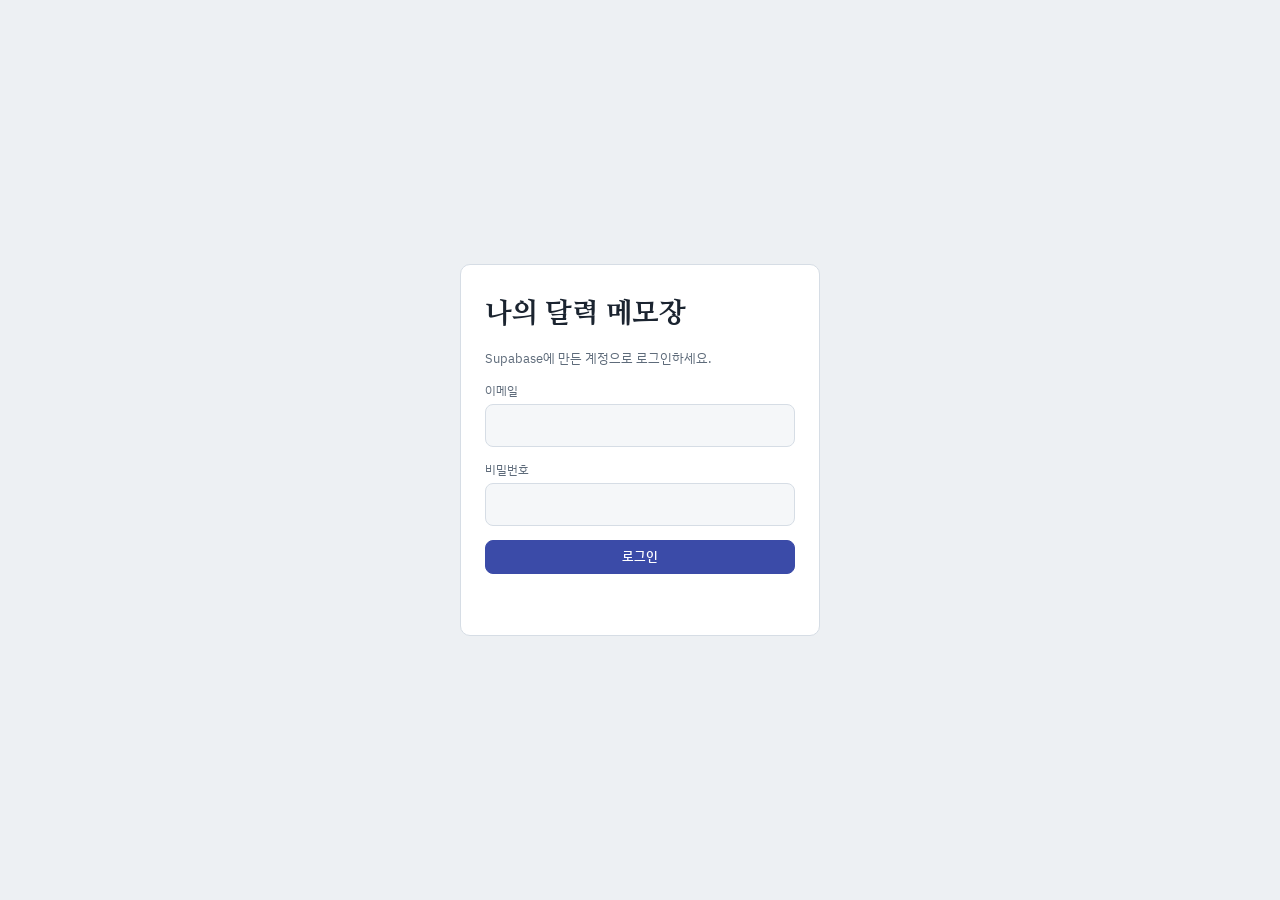
<file: android/assets/www/index.html>
<!doctype html>
<html lang="ko">
<head>
<meta charset="utf-8">
<meta name="viewport" content="width=device-width, initial-scale=1, viewport-fit=cover">
<title>나의 달력 메모장</title>
<link rel="preconnect" href="https://fonts.googleapis.com">
<link rel="preconnect" href="https://fonts.gstatic.com" crossorigin>
<link rel="stylesheet" href="https://fonts.googleapis.com/css2?family=IBM+Plex+Sans+KR:wght@400;500;600&family=IBM+Plex+Mono:wght@500&family=Nanum+Myeongjo:wght@800&display=swap">
<script src="supabase.js"></script>
<style>
/* 레이아웃: 왼쪽 월간 달력(넓게) + 오른쪽 패널(선택한 날짜 일정 / 메모장 탭). 좁은 화면에서는 위아래로 쌓임 */
:root {
  --bg: #EDF0F3;
  --surface: #FFFFFF;
  --surface-2: #F5F7F9;
  --ink: #1B2430;
  --muted: #5E6B7A;
  --line: #D6DDE5;
  --accent: #3B4BA8;
  --accent-soft: #E3E6F7;
  --holiday: #CF3F37;
  --saturday: #3569B5;
  --work: #3569B5;
  --personal: #2B8660;
  --etc: #B0741A;
  --today-ring: #3B4BA8;
  --wx-sun: #E39B1B; --wx-cloud: #DCE3EC; --wx-cloud-edge: #9AA7B6; --wx-rain: #3A7BD5;
  --font-display: "Nanum Myeongjo", "Noto Serif KR", serif;
  --font-body: "IBM Plex Sans KR", "Apple SD Gothic Neo", "Malgun Gothic", sans-serif;
  --font-mono: "IBM Plex Mono", ui-monospace, "SFMono-Regular", Menlo, monospace;
  --radius: 10px;
}
@media (prefers-color-scheme: dark) {
  :root:not([data-theme="light"]) {
    --bg: #11151B; --surface: #1A2029; --surface-2: #202834; --ink: #E5E9EF; --muted: #93A0B0;
    --line: #2B3441; --accent: #9DA9FF; --accent-soft: #262D4D; --holiday: #FF7B71; --saturday: #84AAF0;
    --work: #84AAF0; --personal: #62C89C; --etc: #E5B35C; --today-ring: #9DA9FF; --wx-sun: #F2B53A; --wx-cloud: #4A5566; --wx-cloud-edge: #7D8A9C; --wx-rain: #6FA8F5; color-scheme: dark;
  }
}
:root[data-theme="dark"] {
  --bg: #11151B; --surface: #1A2029; --surface-2: #202834; --ink: #E5E9EF; --muted: #93A0B0;
  --line: #2B3441; --accent: #9DA9FF; --accent-soft: #262D4D; --holiday: #FF7B71; --saturday: #84AAF0;
  --work: #84AAF0; --personal: #62C89C; --etc: #E5B35C; --today-ring: #9DA9FF; --wx-sun: #F2B53A; --wx-cloud: #4A5566; --wx-cloud-edge: #7D8A9C; --wx-rain: #6FA8F5; color-scheme: dark;
}

* { box-sizing: border-box; }
body { background: var(--bg); color: var(--ink); font-family: var(--font-body); font-size: 14px; line-height: 1.5; }
button, input, textarea, select { font: inherit; color: inherit; }
button { cursor: pointer; }
:focus-visible { outline: 2px solid var(--accent); outline-offset: 2px; }

.app { max-width: 1280px; margin: 0 auto; padding-inline: 16px; padding-block: 20px 40px; display: grid; gap: 16px; grid-template-columns: minmax(0, 1fr) 360px; align-items: start; }
@media (max-width: 900px) { .app { grid-template-columns: minmax(0, 1fr); } }

/* 상단 바 */
.topbar { grid-column: 1 / -1; display: flex; flex-wrap: wrap; align-items: center; gap: 12px 16px; }
.brand { font-weight: 600; font-size: 15px; letter-spacing: -0.01em; }
.status { display: inline-flex; align-items: center; gap: 6px; font-size: 12px; color: var(--muted); padding: 3px 10px; border: 1px solid var(--line); border-radius: 999px; background: var(--surface); }
.status i { width: 7px; height: 7px; border-radius: 50%; background: var(--muted); display: inline-block; }
.status[data-mode="cloud"] i { background: var(--personal); }
.status[data-mode="local"] i { background: var(--etc); }
.filters { margin-left: auto; display: flex; gap: 6px; flex-wrap: wrap; }
.chip { display: inline-flex; align-items: center; gap: 6px; border: 1px solid var(--line); background: var(--surface); border-radius: 999px; padding: 4px 11px; font-size: 13px; }
.chip .dot { width: 8px; height: 8px; border-radius: 50%; }
.chip[aria-pressed="false"] { opacity: .45; }

/* 달력 */
.cal { background: var(--surface); border: 1px solid var(--line); border-radius: var(--radius); overflow: hidden; min-width: 0; }
.cal-head { display: flex; align-items: center; gap: 12px; padding: 16px 18px 12px; flex-wrap: wrap; }
.month-title { display: flex; align-items: baseline; gap: 10px; margin: 0; }
.month-title .m { font-family: var(--font-display); font-size: 40px; line-height: 1; font-weight: 800; letter-spacing: -0.02em; }
.month-title .y { font-size: 15px; color: var(--muted); font-variant-numeric: tabular-nums; }
.nav { margin-left: auto; display: flex; gap: 6px; }
.btn { border: 1px solid var(--line); background: var(--surface); border-radius: 8px; padding: 6px 12px; font-size: 13px; }
.btn:hover { background: var(--surface-2); }
.btn.primary { background: var(--accent); border-color: var(--accent); color: var(--surface); font-weight: 500; }
.btn.primary:hover { filter: brightness(1.08); background: var(--accent); }
.btn.danger { color: var(--holiday); }
.btn.danger.armed { background: var(--holiday); border-color: var(--holiday); color: var(--surface); }
.btn.icon { padding: 6px 10px; }

.dow, .grid { display: grid; grid-template-columns: repeat(7, minmax(0, 1fr)); }
.dow div { padding: 6px 8px; font-size: 12px; color: var(--muted); border-top: 1px solid var(--line); letter-spacing: .04em; }
.dow div:first-child { color: var(--holiday); }
.dow div:last-child { color: var(--saturday); }
.cell { min-height: 104px; border-top: 1px solid var(--line); border-left: 1px solid var(--line); padding: 6px 6px 8px; text-align: left; background: transparent; border-right: 0; border-bottom: 0; display: flex; flex-direction: column; gap: 3px; min-width: 0; border-radius: 0; }
.cell:nth-child(7n+1) { border-left: 0; }
.cell:hover { background: var(--surface-2); }
.cell.other { color: var(--muted); }
.cell.other .num { opacity: .5; }
.cell.selected { background: var(--accent-soft); }
.cell .top { display: flex; align-items: baseline; gap: 6px; min-width: 0; }
.num { font-variant-numeric: tabular-nums; font-weight: 500; font-size: 14px; width: 24px; height: 24px; display: inline-grid; place-items: center; border-radius: 50%; flex: none; }
.cell.sun .num, .cell.hol .num { color: var(--holiday); }
.cell.sat:not(.hol) .num { color: var(--saturday); }
.cell.today .num { box-shadow: inset 0 0 0 2px var(--today-ring); }
.lunar { font-size: 10.5px; color: var(--muted); white-space: nowrap; flex: none; font-variant-numeric: tabular-nums; }
@media (max-width: 640px) { .lunar:not(.key) { display: none; } .lunar { font-size: 9.5px; } }
.day-lunar { font-size: 13px; font-weight: 400; color: var(--muted); }
.wx-ico { width: 15px; height: 15px; flex: none; overflow: visible; }
.wx-sun { fill: var(--wx-sun); }
.wx-ray path, .wx-drop path { stroke-linecap: round; fill: none; }
.wx-ray path { stroke: var(--wx-sun); stroke-width: 1.2; }
.wx-cloud { fill: var(--wx-cloud); stroke: var(--wx-cloud-edge); stroke-width: .8; }
.wx-drop path { stroke: var(--wx-rain); stroke-width: 1.3; }
.wx-flake circle { fill: var(--wx-rain); }
.wx { margin-left: auto; display: inline-flex; align-items: center; gap: 3px; font-size: 11px; color: var(--muted); font-variant-numeric: tabular-nums; white-space: nowrap; flex: none; }
.day-wx { display: flex; align-items: center; gap: 6px; font-size: 13px; color: var(--muted); margin-top: 4px; }
.day-wx .wx-ico { width: 18px; height: 18px; }
@media (max-width: 640px) { .wx span { display: none; } }
.hname { font-size: 11px; color: var(--holiday); white-space: nowrap; overflow: hidden; text-overflow: ellipsis; min-width: 0; }
.ev { font-size: 12px; border-radius: 4px; padding: 1px 5px; white-space: nowrap; overflow: hidden; text-overflow: ellipsis; background: color-mix(in srgb, var(--c) 14%, transparent); color: var(--ink); border-left: 3px solid var(--c); }
.ev.memo-chip { background: transparent; border: 1px dashed var(--c); border-left: 3px solid var(--c); color: var(--muted); }
.more { font-size: 11px; color: var(--muted); padding-left: 4px; }
.cal-foot { padding: 10px 18px 14px; font-size: 12px; color: var(--muted); border-top: 1px solid var(--line); }

@media (max-width: 640px) {
  .cell { min-height: 64px; padding: 4px 3px; }
  .ev { font-size: 0; height: 5px; padding: 0; border-left-width: 0; background: var(--c); }
  .hname { font-size: 10px; }
  .month-title .m { font-size: 32px; }
  .dow div { padding: 6px 4px; }
}

/* 오른쪽 패널 */
.panel { background: var(--surface); border: 1px solid var(--line); border-radius: var(--radius); min-width: 0; position: sticky; top: calc(env(safe-area-inset-top, 0px) + 12px); }
@media (max-width: 900px) { .panel { position: static; } }
.tabs { display: flex; border-bottom: 1px solid var(--line); }
.tab { flex: 1; background: none; border: 0; padding: 12px; font-weight: 500; color: var(--muted); border-bottom: 2px solid transparent; margin-bottom: -1px; }
.tab[aria-selected="true"] { color: var(--ink); border-bottom-color: var(--accent); }
.pane { padding: 16px; display: flex; flex-direction: column; gap: 14px; }
.day-title { margin: 0; font-size: 18px; font-weight: 600; text-wrap: balance; }
.day-sub { color: var(--holiday); font-size: 13px; margin-top: 2px; }
.list { display: flex; flex-direction: column; gap: 6px; }
.item { width: 100%; text-align: left; border: 1px solid var(--line); background: var(--surface); border-radius: 8px; padding: 8px 10px 8px 12px; display: grid; grid-template-columns: auto minmax(0, 1fr); gap: 2px 10px; border-left: 4px solid var(--c, var(--line)); }
.item:hover { background: var(--surface-2); }
.item .time { font-family: var(--font-mono); font-size: 12px; color: var(--muted); grid-row: span 2; padding-top: 2px; min-width: 42px; font-variant-numeric: tabular-nums; }
.item .t { font-weight: 500; overflow-wrap: anywhere; }
.item .n { font-size: 12px; color: var(--muted); white-space: nowrap; overflow: hidden; text-overflow: ellipsis; }
.item.memo { grid-template-columns: minmax(0, 1fr) auto; }
.item.memo .meta { font-size: 11px; color: var(--muted); white-space: nowrap; }
.empty { color: var(--muted); font-size: 13px; padding: 14px; border: 1px dashed var(--line); border-radius: 8px; text-align: center; }

form.editor { display: flex; flex-direction: column; gap: 10px; border-top: 1px solid var(--line); padding-top: 14px; }
.editor h3 { margin: 0; font-size: 13px; font-weight: 600; color: var(--muted); letter-spacing: .04em; }
.field { display: flex; flex-direction: column; gap: 4px; min-width: 0; }
.field label, .lbl { font-size: 12px; color: var(--muted); }
.row { display: flex; gap: 8px; flex-wrap: wrap; }
.row > .field { flex: 1 1 100px; }
input[type="text"], input[type="search"], textarea { width: 100%; border: 1px solid var(--line); background: var(--surface-2); border-radius: 8px; padding: 8px 10px; min-width: 0; }
.time-input { font-family: var(--font-mono); font-variant-numeric: tabular-nums; }
.time-input[aria-invalid="true"], #memoDate[aria-invalid="true"] { border-color: var(--holiday); }
textarea { resize: vertical; min-height: 70px; line-height: 1.6; }
textarea.memo-body { min-height: 220px; }
.cats { display: flex; gap: 6px; flex-wrap: wrap; }
.cats label { display: inline-flex; align-items: center; gap: 6px; border: 1px solid var(--line); border-radius: 999px; padding: 4px 11px; font-size: 13px; cursor: pointer; }
.cats input { position: absolute; opacity: 0; pointer-events: none; }
.cats label:has(input:checked) { border-color: var(--c); background: color-mix(in srgb, var(--c) 14%, transparent); }
.cats label:has(input:focus-visible) { outline: 2px solid var(--accent); outline-offset: 2px; }
.cats .dot { width: 8px; height: 8px; border-radius: 50%; background: var(--c); }
.actions { display: flex; gap: 8px; flex-wrap: wrap; }
.actions .spacer { flex: 1; }
.toast { position: fixed; left: 50%; bottom: calc(env(safe-area-inset-bottom, 0px) + 20px); transform: translateX(-50%); background: var(--ink); color: var(--surface); padding: 8px 16px; border-radius: 999px; font-size: 13px; opacity: 0; transition: opacity .2s; pointer-events: none; }
.toast.show { opacity: 1; }
@media (prefers-reduced-motion: reduce) { .toast { transition: none; } }

/* 로그인 화면 */
.login { min-height: 100vh; display: grid; place-items: center; padding-inline: 16px; padding-block: 40px; }
.login-card { width: 100%; max-width: 360px; background: var(--surface); border: 1px solid var(--line); border-radius: var(--radius); padding: 28px 24px; display: flex; flex-direction: column; gap: 14px; }
.login-card h1 { margin: 0; font-family: var(--font-display); font-size: 28px; font-weight: 800; letter-spacing: -0.02em; }
.login-card p { margin: 0; color: var(--muted); font-size: 13px; }
.login-card input[type="email"], .login-card input[type="password"] { width: 100%; border: 1px solid var(--line); background: var(--surface-2); border-radius: 8px; padding: 10px 12px; }
.login-msg { min-height: 1.5em; font-size: 13px; color: var(--holiday); }
.who { font-size: 12px; color: var(--muted); }
html, body { margin: 0; }
[hidden] { display: none !important; }
</style>
</head>
<body>
<div class="login" id="login" hidden>
  <form class="login-card" id="loginForm" autocomplete="on">
    <h1>나의 달력 메모장</h1>
    <p>Supabase에 만든 계정으로 로그인하세요.</p>
    <div class="field"><label for="loginEmail">이메일</label><input type="email" id="loginEmail" required autocomplete="username"></div>
    <div class="field"><label for="loginPw">비밀번호</label><input type="password" id="loginPw" required autocomplete="current-password"></div>
    <button type="submit" class="btn primary" id="loginBtn">로그인</button>
    <div class="login-msg" id="loginMsg" role="alert"></div>
  </form>
</div>
<div id="appRoot" hidden>

<div class="app">
  <header class="topbar">
    <span class="brand">나의 달력 메모장</span>
    <span class="status" id="status" data-mode="loading"><i></i><span id="statusText">불러오는 중</span></span>
    <div class="filters" id="filters" aria-label="분류 보기 필터"></div>
    <span class="who" id="who"></span>
    <button type="button" class="btn" id="logoutBtn">로그아웃</button>
  </header>

  <section class="cal" aria-label="월간 달력">
    <div class="cal-head">
      <h1 class="month-title"><span class="m" id="mTitle"></span><span class="y" id="yTitle"></span></h1>
      <div class="nav">
        <button class="btn icon" id="prev" aria-label="이전 달">‹</button>
        <button class="btn" id="todayBtn">오늘</button>
        <button class="btn icon" id="next" aria-label="다음 달">›</button>
      </div>
    </div>
    <div class="dow"><div>일</div><div>월</div><div>화</div><div>수</div><div>목</div><div>금</div><div>토</div></div>
    <div class="grid" id="grid"></div>
    <div class="cal-foot" id="calFoot"></div>
  </section>

  <aside class="panel">
    <div class="tabs" role="tablist">
      <button class="tab" role="tab" id="tabDay" aria-selected="true">일정</button>
      <button class="tab" role="tab" id="tabMemo" aria-selected="false">메모장</button>
    </div>

    <!-- 일정 탭 -->
    <div class="pane" id="paneDay">
      <div>
        <h2 class="day-title" id="dayTitle"></h2>
        <div class="day-sub" id="daySub"></div>
        <div class="day-wx" id="dayWx" hidden></div>
      </div>
      <div class="list" id="dayList"></div>
      <form class="editor" id="evForm" autocomplete="off">
        <h3 id="evFormTitle">새 일정</h3>
        <div class="field"><label for="evTitle">제목</label><input type="text" id="evTitle" placeholder="예: 주간 회의" required maxlength="120"></div>
        <div class="row">
          <div class="field"><label for="evStart">시작</label><input type="text" class="time-input" id="evStart" inputmode="numeric" maxlength="5" placeholder="예: 0930" list="timeOptions"></div>
          <div class="field"><label for="evEnd">종료</label><input type="text" class="time-input" id="evEnd" inputmode="numeric" maxlength="5" placeholder="예: 1030" list="timeOptions"></div>
        </div>
        <datalist id="timeOptions"></datalist>
        <div class="field"><span class="lbl">분류</span><div class="cats" id="evCats"></div></div>
        <div class="field"><label for="evNote">메모</label><textarea id="evNote" placeholder="장소, 준비물, 참고 내용"></textarea></div>
        <div class="actions">
          <button type="submit" class="btn primary" id="evSave">추가</button>
          <button type="button" class="btn" id="evCancel" hidden>취소</button>
          <span class="spacer"></span>
          <button type="button" class="btn danger" id="evDelete" hidden>삭제</button>
        </div>
      </form>
    </div>

    <!-- 메모장 탭 -->
    <div class="pane" id="paneMemo" hidden>
      <div class="row">
        <div class="field" style="flex: 1 1 160px"><label for="memoSearch">메모 검색</label><input type="search" id="memoSearch" placeholder="제목이나 내용으로 찾기"></div>
      </div>
      <div class="list" id="memoList"></div>
      <form class="editor" id="memoForm" autocomplete="off">
        <h3 id="memoFormTitle">새 메모</h3>
        <div class="field"><label for="memoTitle">제목</label><input type="text" id="memoTitle" placeholder="제목 없음" maxlength="120"></div>
        <div class="row">
          <div class="field" style="flex: 1 1 140px"><label for="memoDate">달력에 표시할 날짜 (선택)</label><input type="text" id="memoDate" inputmode="numeric" maxlength="10" placeholder="예: 1007 · 비우면 메모장에만"></div>
          <div class="field" style="flex: 0 0 auto; justify-content: flex-end"><button type="button" class="btn" id="memoDateSel">선택한 날짜</button></div>
        </div>
        <div class="field"><span class="lbl">분류</span><div class="cats" id="memoCats"></div></div>
        <div class="field"><label for="memoBody">내용</label><textarea id="memoBody" class="memo-body" placeholder="자유롭게 적어두세요. Ctrl+Enter로 저장"></textarea></div>
        <div class="actions">
          <button type="submit" class="btn primary" id="memoSave">저장</button>
          <button type="button" class="btn" id="memoNew" hidden>새 메모</button>
          <span class="spacer"></span>
          <button type="button" class="btn danger" id="memoDelete" hidden>삭제</button>
        </div>
      </form>
    </div>
  </aside>
</div>
</div>
<div class="toast" id="toast" role="status" aria-live="polite"></div>

<script>
// 음력 날짜: 브라우저에 들어 있는 한국 음력(dangi) 달력을 씀 → 따로 표나 라이브러리가 필요 없음
// 한국 음력을 모르는 브라우저는 중국 음력(chinese)으로 대신함(드물게 하루 차이 날 수 있음)
const lunarFmt = (() => {
  for (const ca of ["dangi", "chinese"]) {
    try {
      const f = new Intl.DateTimeFormat(`ko-KR-u-ca-${ca}`, { month: "numeric", day: "numeric", timeZone: "UTC" });
      if (f.resolvedOptions().calendar === ca) return f;
    } catch { /* 다음 후보 */ }
  }
  return null;
})();
const lunarCache = new Map();

// "2026-10-15" → { m: 9, d: 5, leap: false } (모르는 환경이면 null)
function lunarOf(s) {
  if (!lunarFmt) return null;
  if (lunarCache.has(s)) return lunarCache.get(s);
  let out = null;
  try {
    const [y, mo, d] = s.split("-").map(Number);
    const parts = lunarFmt.formatToParts(new Date(Date.UTC(y, mo - 1, d, 12)));
    const mStr = parts.find((p) => p.type === "month")?.value || "";
    const dStr = parts.find((p) => p.type === "day")?.value || "";
    const m = parseInt(mStr.replace(/\D/g, ""), 10);
    const dd = parseInt(dStr, 10);
    if (m && dd) out = { m, d: dd, leap: /윤|bis|leap/i.test(mStr) };
  } catch { /* 표시 안 함 */ }
  lunarCache.set(s, out);
  return out;
}

// 달력 칸에 쓰는 짧은 글자: "9.5", 윤달은 "윤6.1"
function lunarShort(s) {
  const l = lunarOf(s);
  return l ? `${l.leap ? "윤" : ""}${l.m}.${l.d}` : "";
}

// 날짜 제목에 쓰는 글자: "음력 9월 5일", 윤달은 "음력 윤6월 1일"
function lunarLong(s) {
  const l = lunarOf(s);
  return l ? `음력 ${l.leap ? "윤" : ""}${l.m}월 ${l.d}일` : "";
}

/* =========================================================
   1. 공휴일 데이터 (2026~2027, 노동절·제헌절 공휴일 지정 반영)
   다음 단계에서 공공데이터포털 특일정보 API로 자동 갱신하도록 바꿀 예정
   ========================================================= */
const HOLIDAYS = {
  "2026-01-01": "신정",
  "2026-02-16": "설날 연휴", "2026-02-17": "설날", "2026-02-18": "설날 연휴",
  "2026-03-01": "삼일절", "2026-03-02": "대체공휴일",
  "2026-05-01": "노동절", "2026-05-05": "어린이날",
  "2026-05-24": "부처님오신날", "2026-05-25": "대체공휴일",
  "2026-06-03": "지방선거일", "2026-06-06": "현충일",
  "2026-07-17": "제헌절",
  "2026-08-15": "광복절", "2026-08-17": "대체공휴일",
  "2026-09-24": "추석 연휴", "2026-09-25": "추석", "2026-09-26": "추석 연휴",
  "2026-10-03": "개천절", "2026-10-05": "대체공휴일", "2026-10-09": "한글날",
  "2026-12-25": "성탄절",
  "2027-01-01": "신정",
  "2027-02-06": "설날 연휴", "2027-02-07": "설날", "2027-02-08": "설날 연휴", "2027-02-09": "대체공휴일",
  "2027-03-01": "삼일절",
  "2027-05-01": "노동절", "2027-05-03": "대체공휴일", "2027-05-05": "어린이날",
  "2027-05-13": "부처님오신날", "2027-06-06": "현충일",
  "2027-07-17": "제헌절", "2027-07-19": "대체공휴일",
  "2027-08-15": "광복절", "2027-08-16": "대체공휴일",
  "2027-09-14": "추석 연휴", "2027-09-15": "추석", "2027-09-16": "추석 연휴",
  "2027-10-03": "개천절", "2027-10-04": "대체공휴일",
  "2027-10-09": "한글날", "2027-10-11": "대체공휴일",
  "2027-12-25": "성탄절", "2027-12-27": "대체공휴일"
};
const HOLIDAY_YEARS = [2026, 2027];

/* 분류(카테고리) */
const CATS = [
  { id: "work", name: "업무", color: "var(--work)" },
  { id: "personal", name: "개인", color: "var(--personal)" },
  { id: "etc", name: "기타", color: "var(--etc)" }
];
const catColor = id => (CATS.find(c => c.id === id) || CATS[2]).color;

/* =========================================================
   2. 날짜 도우미 함수
   ========================================================= */
const pad = n => String(n).padStart(2, "0");
const ymd = d => `${d.getFullYear()}-${pad(d.getMonth() + 1)}-${pad(d.getDate())}`;
const parseYmd = s => { const [y, m, d] = s.split("-").map(Number); return new Date(y, m - 1, d); };
const DOW_KO = ["일", "월", "화", "수", "목", "금", "토"];
const uid = () => (crypto.randomUUID ? crypto.randomUUID() :
  "10000000-1000-4000-8000-100000000000".replace(/[018]/g, c => (c ^ crypto.getRandomValues(new Uint8Array(1))[0] & 15 >> c / 4).toString(16)));

/* =========================================================
   3. 저장소: Supabase
   - 공개용 주소와 키만 들어있음 (데이터 보호는 Supabase의 보안 규칙이 담당)
   ========================================================= */
const SUPABASE_URL = "https://qgotxqbmcxulneqdjvav.supabase.co";
const SUPABASE_KEY = "sb_publishable_wENcAOvX0qM99J4C4zoCPw_A0gGPKiS";
// 안드로이드 앱 안에서는 로그인 정보를 위젯과 같은 저장소에 보관
const AB = window.AndroidBridge || null;
const sb = window.supabase.createClient(SUPABASE_URL, SUPABASE_KEY, AB ? {
  auth: { storage: {
    getItem: k => { const v = AB.getItem(k); return v === undefined ? null : v; },
    setItem: (k, v) => AB.setItem(k, v),
    removeItem: k => AB.removeItem(k)
  } }
} : {});
// 위젯에 보낼 자료 묶음
function notifyWidget() {
  if (!AB) return;
  try {
    const holidays = {}; Object.keys(HOLIDAYS).forEach(k => holidays[k] = HOLIDAYS[k]);
    AB.dataChanged(JSON.stringify({
      events: state.events.map(e => ({ id: e.id, date: e.date, title: e.title, start_time: e.start || null, cat: e.cat })),
      memos: state.memos.filter(m => m.date).map(m => ({ id: m.id, date: m.date, title: m.title || null, body: m.body || null, cat: m.cat })),
      holidays, weather: state.weather, updated: Date.now()
    }));
  } catch (e) {}
}

const state = {
  events: [], memos: [],
  view: new Date(), selected: ymd(new Date()),
  filter: { work: true, personal: true, etc: true },
  editingEvent: null, editingMemo: null, memoQuery: "",
  holidaysUpdated: null, weather: {}
};
state.view.setDate(1);

// 앱 안의 이름 <-> 테이블 칸 이름 변환
const toRow = {
  events: e => ({ id: e.id, date: e.date, title: e.title, start_time: e.start || null, end_time: e.end || null, cat: e.cat, note: e.note || null, updated_at: new Date().toISOString() }),
  memos:  m => ({ id: m.id, title: m.title || null, body: m.body || null, cat: m.cat, date: m.date || null, updated_at: new Date().toISOString() })
};
const fromRow = {
  events: r => ({ id: r.id, date: r.date, title: r.title, start: r.start_time || "", end: r.end_time || "", cat: r.cat, note: r.note || "", updatedAt: Date.parse(r.updated_at) }),
  memos:  r => ({ id: r.id, title: r.title || "", body: r.body || "", cat: r.cat, date: r.date || "", createdAt: Date.parse(r.created_at), updatedAt: Date.parse(r.updated_at) })
};

const Store = {
  mode: "loading",

  // 일정·메모·공휴일 전부 불러오기
  async loadAll() {
    const [ev, me, ho, wx] = await Promise.all([
      sb.from("events").select("*"),
      sb.from("memos").select("*"),
      sb.from("holidays").select("date,name,updated_at"),
      sb.from("weather").select("date,code,wf,tmin,tmax,pop")
    ]);
    if (ev.error || me.error) { this.mode = "error"; showStatus(); return; }
    state.events = ev.data.map(fromRow.events);
    state.memos = me.data.map(fromRow.memos);
    if (!ho.error && ho.data.length) {
      // 서버 공휴일로 교체 (실패하면 코드에 들어있는 공휴일을 그대로 씀)
      for (const k of Object.keys(HOLIDAYS)) delete HOLIDAYS[k];
      let latest = 0;
      for (const h of ho.data) {
        HOLIDAYS[h.date] = h.name;
        latest = Math.max(latest, Date.parse(h.updated_at));
        const y = Number(h.date.slice(0, 4));
        if (!HOLIDAY_YEARS.includes(y)) HOLIDAY_YEARS.push(y);
      }
      state.holidaysUpdated = latest ? new Date(latest) : null;
    }
    if (wx && !wx.error) { state.weather = {}; wx.data.forEach(w => state.weather[w.date] = w); }
    this.mode = "cloud";
    showStatus(); render(); renderMemos();
    notifyWidget();
  },

  async put(kind, item) {
    const list = state[kind];
    const i = list.findIndex(x => x.id === item.id);
    if (i >= 0) list[i] = item; else list.push(item);
    const { error } = await sb.from(kind).upsert(toRow[kind](item));
    if (error) { toast("저장하지 못했어요. 인터넷 연결을 확인하고 다시 시도해주세요."); this.mode = "error"; showStatus(); }
    notifyWidget();
  },
  async remove(kind, id) {
    state[kind] = state[kind].filter(x => x.id !== id);
    const { error } = await sb.from(kind).delete().eq("id", id);
    if (error) { toast("삭제하지 못했어요. 인터넷 연결을 확인하고 다시 시도해주세요."); this.mode = "error"; showStatus(); }
    notifyWidget();
  }
};

function showStatus() {
  const el = document.getElementById("status");
  const text = {
    loading: "불러오는 중",
    cloud: "저장됨 · 모든 기기와 동기화",
    error: "연결 오류 · 새로고침해 주세요"
  }[Store.mode];
  el.dataset.mode = Store.mode === "error" ? "local" : Store.mode;
  document.getElementById("statusText").textContent = text;
}

/* 로그인 */
async function showApp(session) {
  const loggedIn = !!session;
  document.getElementById("login").hidden = loggedIn;
  document.getElementById("appRoot").hidden = !loggedIn;
  if (loggedIn) {
    document.getElementById("who").textContent = session.user.email || "";
    await Store.loadAll();
    if (window.onAndroidLaunch) window.onAndroidLaunch();
  }
}
document.getElementById("loginForm").addEventListener("submit", async e => {
  e.preventDefault();
  const btn = document.getElementById("loginBtn"), msg = document.getElementById("loginMsg");
  btn.disabled = true; msg.textContent = "로그인 중…";
  const { data, error } = await sb.auth.signInWithPassword({
    email: document.getElementById("loginEmail").value.trim(),
    password: document.getElementById("loginPw").value
  });
  btn.disabled = false;
  if (error) { msg.textContent = "이메일 또는 비밀번호가 맞지 않아요."; return; }
  msg.textContent = "";
  document.getElementById("loginPw").value = "";
  showApp(data.session);
});
document.getElementById("logoutBtn").addEventListener("click", async () => {
  await sb.auth.signOut();
  state.events = []; state.memos = [];
  if (AB) AB.loggedOut();
  showApp(null);
});

// 다른 PC에서 바꾼 내용 반영: 창으로 돌아올 때 + 1분마다 다시 불러오기
document.addEventListener("visibilitychange", () => {
  if (document.visibilityState === "visible" && !document.getElementById("appRoot").hidden) Store.loadAll();
});
setInterval(() => {
  if (document.visibilityState === "visible" && !document.getElementById("appRoot").hidden) Store.loadAll();
}, 60000);

/* =========================================================
   4. 화면 그리기
   ========================================================= */
function visibleEvents() { return state.events.filter(e => state.filter[e.cat] !== false); }
function eventsOn(dateStr) {
  return visibleEvents().filter(e => e.date === dateStr)
    .sort((a, b) => (a.start || "99").localeCompare(b.start || "99") || (a.title || "").localeCompare(b.title || ""));
}

/* 날씨 아이콘 (16x16) */
const WX_ICON = (() => {
  const sun = '<circle class="wx-sun" cx="8" cy="8" r="3.2"/><g class="wx-ray"><path d="M8 1.2v2M8 12.8v2M1.2 8h2M12.8 8h2M3.2 3.2l1.4 1.4M11.4 11.4l1.4 1.4M3.2 12.8l1.4-1.4M11.4 4.6l1.4-1.4"/></g>';
  const smallSun = '<circle class="wx-sun" cx="5.6" cy="5.4" r="2.6"/><g class="wx-ray"><path d="M5.6 0.9v1.2M1.1 5.4h1.2M2.4 2.2l.9.9M8.8 2.2l-.9.9"/></g>';
  const cloud = (y = 0) => `<path class="wx-cloud" d="M4.6 ${12.2 + y}h7.2a2.7 2.7 0 0 0 .3-5.4 3.6 3.6 0 0 0-6.9-.6 2.9 2.9 0 0 0-.6 6z"/>`;
  const drops = '<g class="wx-drop"><path d="M5.4 13.4l-.8 1.8M8.4 13.4l-.8 1.8M11.4 13.4l-.8 1.8"/></g>';
  const flakes = '<g class="wx-flake"><circle cx="5" cy="14.4" r=".9"/><circle cx="8" cy="14.9" r=".9"/><circle cx="11" cy="14.4" r=".9"/></g>';
  const mixed = '<g class="wx-drop"><path d="M5.4 13.4l-.8 1.8M10.6 13.4l-.8 1.8"/></g><g class="wx-flake"><circle cx="8" cy="14.6" r=".9"/></g>';
  const svg = b => `<svg class="wx-ico" viewBox="0 0 16 16" aria-hidden="true">${b}</svg>`;
  return {
    clear: svg(sun),
    partly: svg(smallSun + cloud(1)),
    cloudy: svg(cloud(1)),
    rain: svg(cloud(-1.5) + drops),
    shower: svg(smallSun + cloud(-1.5) + drops),
    snow: svg(cloud(-1.5) + flakes),
    sleet: svg(cloud(-1.5) + mixed)
  };
})();
const wxTemp = w => (w.tmin != null && w.tmax != null) ? `${Math.round(w.tmin)}°/${Math.round(w.tmax)}°` : (w.tmax != null ? `${Math.round(w.tmax)}°` : "");
const wxLine = w => [w.wf, wxTemp(w).replace("/", " / "), w.pop != null ? `강수 ${w.pop}%` : ""].filter(Boolean).join(" · ");

function memosOn(dateStr) {
  return state.memos.filter(m => m.date === dateStr && state.filter[m.cat] !== false);
}
const memoLabel = m => m.title || (m.body || "").split("\n")[0] || "제목 없음";

function renderCalendar() {
  const y = state.view.getFullYear(), m = state.view.getMonth();
  document.getElementById("mTitle").textContent = (m + 1) + "월";
  document.getElementById("yTitle").textContent = y + "년";

  const first = new Date(y, m, 1);
  const start = new Date(y, m, 1 - first.getDay());          // 달력 첫 칸(일요일)
  const lastDay = new Date(y, m + 1, 0).getDate();
  const weeks = Math.ceil((first.getDay() + lastDay) / 7);
  const today = ymd(new Date());
  const grid = document.getElementById("grid");
  const frag = document.createDocumentFragment();

  for (let i = 0; i < weeks * 7; i++) {
    const d = new Date(start.getFullYear(), start.getMonth(), start.getDate() + i);
    const key = ymd(d);
    const hol = HOLIDAYS[key];
    const cell = document.createElement("button");
    cell.type = "button";
    cell.className = "cell";
    if (d.getMonth() !== m) cell.classList.add("other");
    if (d.getDay() === 0) cell.classList.add("sun");
    if (d.getDay() === 6) cell.classList.add("sat");
    if (hol) cell.classList.add("hol");
    if (key === today) cell.classList.add("today");
    if (key === state.selected) cell.classList.add("selected");

    const evs = eventsOn(key);
    const mms = memosOn(key);
    cell.setAttribute("aria-label", `${d.getMonth() + 1}월 ${d.getDate()}일 ${DOW_KO[d.getDay()]}요일${hol ? ", " + hol : ""}${evs.length ? ", 일정 " + evs.length + "개" : ""}${mms.length ? ", 메모 " + mms.length + "개" : ""}`);

    const top = document.createElement("div");
    top.className = "top";
    const num = document.createElement("span");
    num.className = "num"; num.textContent = d.getDate();
    top.appendChild(num);
    const lun = lunarOf(key);
    if (lun) { const l = document.createElement("span"); l.className = "lunar" + (lun.d === 1 || lun.d === 15 ? " key" : ""); l.textContent = lunarShort(key); top.appendChild(l); }
    if (hol) { const h = document.createElement("span"); h.className = "hname"; h.textContent = hol; top.appendChild(h); }
    const w = state.weather[key];
    if (w && WX_ICON[w.code]) {
      const wx = document.createElement("span"); wx.className = "wx"; wx.title = wxLine(w);
      wx.innerHTML = WX_ICON[w.code];
      const t = document.createElement("span"); t.textContent = w.tmax != null ? Math.round(w.tmax) + "°" : ""; wx.appendChild(t);
      top.appendChild(wx);
    }
    cell.appendChild(top);

    const chips = [
      ...evs.map(e => ({ cls: "ev", cat: e.cat, text: (e.start ? e.start + " " : "") + e.title })),
      ...mms.map(m => ({ cls: "ev memo-chip", cat: m.cat, text: "메모 · " + memoLabel(m) }))
    ];
    chips.slice(0, 3).forEach(c => {
      const chip = document.createElement("div");
      chip.className = c.cls; chip.style.setProperty("--c", catColor(c.cat));
      chip.textContent = c.text;
      cell.appendChild(chip);
    });
    if (chips.length > 3) { const mo = document.createElement("div"); mo.className = "more"; mo.textContent = "+" + (chips.length - 3); cell.appendChild(mo); }

    cell.addEventListener("click", () => selectDate(key));
    frag.appendChild(cell);
  }
  grid.replaceChildren(frag);

  const foot = document.getElementById("calFoot");
  const up = state.holidaysUpdated;
  const upText = up ? ` · 마지막 갱신 ${up.getFullYear()}.${up.getMonth() + 1}.${up.getDate()} ${pad(up.getHours())}:${pad(up.getMinutes())}` : "";
  foot.textContent = HOLIDAY_YEARS.includes(y)
    ? "공휴일: 공공데이터포털(한국천문연구원) 기준, 매일 새벽 자동 갱신" + upText
    : `${y}년 공휴일 정보는 아직 발표되지 않았어요.`;
}

function renderDay() {
  const d = parseYmd(state.selected);
  const dayTitle = document.getElementById("dayTitle");
  dayTitle.textContent = `${d.getMonth() + 1}월 ${d.getDate()}일 ${DOW_KO[d.getDay()]}요일`;
  const lunar = lunarLong(state.selected);
  if (lunar) { const l = document.createElement("span"); l.className = "day-lunar"; l.textContent = lunar; dayTitle.append(" ", l); }
  document.getElementById("daySub").textContent = HOLIDAYS[state.selected] || "";
  const dw = state.weather[state.selected], dwEl = document.getElementById("dayWx");
  dwEl.hidden = !dw;
  if (dw) { dwEl.innerHTML = WX_ICON[dw.code] || ""; dwEl.append("청주 흥덕구 · " + wxLine(dw)); }
  const list = document.getElementById("dayList");
  const evs = eventsOn(state.selected);
  const mms = memosOn(state.selected);
  if (!evs.length && !mms.length) {
    list.innerHTML = '<div class="empty">이 날은 일정이 없어요.<br>아래에서 바로 추가할 수 있어요.</div>';
    return;
  }
  const memoItems = mms.map(m => {
    const b = document.createElement("button");
    b.type = "button"; b.className = "item"; b.style.setProperty("--c", catColor(m.cat));
    b.style.borderStyle = "dashed";
    const t = document.createElement("span"); t.className = "time"; t.textContent = "메모";
    const title = document.createElement("span"); title.className = "t"; title.textContent = memoLabel(m);
    const note = document.createElement("span"); note.className = "n"; note.textContent = (m.body || "").replace(/\s+/g, " ").slice(0, 80);
    b.append(t, title, note);
    b.addEventListener("click", () => { switchTab("memo"); editMemo(m.id); });
    return b;
  });
  list.replaceChildren(...memoItems, ...evs.map(e => {
    const b = document.createElement("button");
    b.type = "button"; b.className = "item"; b.style.setProperty("--c", catColor(e.cat));
    const t = document.createElement("span"); t.className = "time";
    t.textContent = e.start ? e.start + (e.end ? "\n~" + e.end : "") : "종일";
    t.style.whiteSpace = "pre-line";
    const title = document.createElement("span"); title.className = "t"; title.textContent = e.title;
    const note = document.createElement("span"); note.className = "n";
    note.textContent = (CATS.find(c => c.id === e.cat) || CATS[2]).name + (e.note ? " · " + e.note.split("\n")[0] : "");
    b.append(t, title, note);
    b.addEventListener("click", () => editEvent(e.id));
    return b;
  }));
}

function renderMemos() {
  const q = state.memoQuery.trim().toLowerCase();
  const list = document.getElementById("memoList");
  const memos = state.memos
    .filter(m => state.filter[m.cat] !== false)
    .filter(m => !q || (m.title || "").toLowerCase().includes(q) || (m.body || "").toLowerCase().includes(q))
    .sort((a, b) => (b.updatedAt || 0) - (a.updatedAt || 0));
  if (!memos.length) {
    list.innerHTML = q
      ? '<div class="empty">찾는 메모가 없어요.</div>'
      : '<div class="empty">아직 메모가 없어요.<br>아래에 첫 메모를 적어보세요.</div>';
    return;
  }
  list.replaceChildren(...memos.map(m => {
    const b = document.createElement("button");
    b.type = "button"; b.className = "item memo"; b.style.setProperty("--c", catColor(m.cat));
    const t = document.createElement("span"); t.className = "t"; t.textContent = m.title || (m.body || "").split("\n")[0] || "제목 없음";
    const meta = document.createElement("span"); meta.className = "meta";
    const u = new Date(m.updatedAt || Date.now());
    meta.textContent = m.date ? `달력 ${Number(m.date.slice(5, 7))}/${Number(m.date.slice(8))}` : `${u.getMonth() + 1}/${u.getDate()}`;
    const n = document.createElement("span"); n.className = "n"; n.textContent = (m.body || "").replace(/\s+/g, " ").slice(0, 80);
    n.style.gridColumn = "1 / -1";
    b.append(t, meta, n);
    if (state.editingMemo === m.id) b.style.background = "var(--accent-soft)";
    b.addEventListener("click", () => editMemo(m.id));
    return b;
  }));
}

function renderFilters() {
  const box = document.getElementById("filters");
  box.replaceChildren(...CATS.map(c => {
    const b = document.createElement("button");
    b.type = "button"; b.className = "chip"; b.setAttribute("aria-pressed", String(state.filter[c.id]));
    b.innerHTML = `<span class="dot" style="background:${c.color}"></span>`;
    b.append(c.name);
    b.addEventListener("click", () => { state.filter[c.id] = !state.filter[c.id]; renderFilters(); render(); renderMemos(); });
    return b;
  }));
}

function renderCatPicker(boxId, name) {
  document.getElementById(boxId).replaceChildren(...CATS.map((c, i) => {
    const l = document.createElement("label");
    l.style.setProperty("--c", c.color);
    l.innerHTML = `<input type="radio" name="${name}" value="${c.id}" ${i === 0 ? "checked" : ""}><span class="dot"></span>`;
    l.append(c.name);
    return l;
  }));
}
const getCat = name => (document.querySelector(`input[name="${name}"]:checked`) || {}).value || "etc";
const setCat = (name, v) => { const r = document.querySelector(`input[name="${name}"][value="${v}"]`); if (r) r.checked = true; };

function render() { renderCalendar(); renderDay(); }

/* =========================================================
   5. 동작(이벤트 처리)
   ========================================================= */
function selectDate(key) {
  state.selected = key;
  const d = parseYmd(key);
  if (d.getMonth() !== state.view.getMonth() || d.getFullYear() !== state.view.getFullYear()) state.view = new Date(d.getFullYear(), d.getMonth(), 1);
  resetEventForm();
  switchTab("day");
  render();
  // 휴대폰처럼 좁은 화면에서는 아래쪽 일정 칸으로 이동
  if (window.innerWidth <= 900) document.querySelector(".panel").scrollIntoView({ behavior: "smooth", block: "start" });
}

/* 안드로이드 위젯에서 날짜나 ＋ 를 눌러 열렸을 때 */
window.onAndroidLaunch = function () {
  if (!AB || document.getElementById("appRoot").hidden) return;
  let l = null;
  try { l = JSON.parse(AB.takeLaunch()); } catch (e) {}
  if (!l || !l.date) return;
  selectDate(l.date);
  if (l.action === "add") setTimeout(() => document.getElementById("evTitle").focus(), 350);
};
/* 안드로이드 뒤로 버튼: 수정 중이면 취소, 메모장 탭이면 일정 탭으로 */
window.onAndroidBack = function () {
  if (state.editingEvent) { resetEventForm(); return true; }
  if (!document.getElementById("paneMemo").hidden) { switchTab("day"); return true; }
  if (window.scrollY > 40) { window.scrollTo({ top: 0, behavior: "smooth" }); return true; }
  return false;
};

function resetEventForm() {
  state.editingEvent = null;
  document.getElementById("evForm").reset();
  document.querySelectorAll(".time-input").forEach(el => el.removeAttribute("aria-invalid"));
  setCat("evcat", "work");
  document.getElementById("evFormTitle").textContent = "새 일정";
  document.getElementById("evSave").textContent = "추가";
  document.getElementById("evCancel").hidden = true;
  disarm(document.getElementById("evDelete")).hidden = true;
}
function editEvent(id) {
  const e = state.events.find(x => x.id === id); if (!e) return;
  state.editingEvent = id;
  document.getElementById("evTitle").value = e.title || "";
  document.getElementById("evStart").value = e.start || "";
  document.getElementById("evEnd").value = e.end || "";
  document.getElementById("evNote").value = e.note || "";
  setCat("evcat", e.cat || "etc");
  document.getElementById("evFormTitle").textContent = "일정 수정";
  document.getElementById("evSave").textContent = "저장";
  document.getElementById("evCancel").hidden = false;
  disarm(document.getElementById("evDelete")).hidden = false;
  document.getElementById("evTitle").focus();
}

document.getElementById("evForm").addEventListener("submit", async ev => {
  ev.preventDefault();
  const title = document.getElementById("evTitle").value.trim();
  if (!title) return;
  const start = normalizeTime(document.getElementById("evStart").value);
  const end = normalizeTime(document.getElementById("evEnd").value);
  if (start === null || end === null) { toast("시간은 0930, 9:30, 14 처럼 입력해 주세요."); return; }
  if (start && end && end < start) { toast("종료 시간이 시작 시간보다 빨라요."); return; }
  const old = state.events.find(x => x.id === state.editingEvent);
  const item = {
    id: state.editingEvent || uid(),
    date: old ? old.date : state.selected,
    title, start, end,
    cat: getCat("evcat"),
    note: document.getElementById("evNote").value.trim(),
    updatedAt: Date.now()
  };
  const wasEdit = !!old;
  resetEventForm();
  render();
  await Store.put("events", item);
  render();
  toast(wasEdit ? "일정을 저장했어요" : "일정을 추가했어요");
});
document.getElementById("evCancel").addEventListener("click", resetEventForm);

/* 시간 입력: 숫자만 쳐도 자동으로 "HH:MM" 형태로 바꿔줌
   예) 9 → 09:00, 930 → 09:30, 1430 → 14:30, 9:5 → 09:05
   빈칸이면 "" (종일), 잘못된 값이면 null */
function normalizeTime(raw) {
  const s = (raw || "").trim();
  if (!s) return "";
  let h, m;
  if (s.includes(":")) {
    const [a, b] = s.split(":");
    h = parseInt(a, 10); m = b ? parseInt(b, 10) : 0;
  } else {
    const d = s.replace(/\D/g, "");
    if (!d || d.length > 4) return null;
    if (d.length <= 2) { h = parseInt(d, 10); m = 0; }
    else { h = parseInt(d.slice(0, d.length - 2), 10); m = parseInt(d.slice(-2), 10); }
  }
  if (isNaN(h) || isNaN(m) || h < 0 || h > 23 || m < 0 || m > 59) return null;
  return pad(h) + ":" + pad(m);
}
["evStart", "evEnd"].forEach(id => {
  const el = document.getElementById(id);
  el.addEventListener("blur", () => {
    const v = normalizeTime(el.value);
    if (v === null) { el.setAttribute("aria-invalid", "true"); toast("시간은 0930, 9:30, 14 처럼 입력해 주세요."); }
    else { el.value = v; el.removeAttribute("aria-invalid"); }
  });
  el.addEventListener("input", () => el.removeAttribute("aria-invalid"));
});
// 칸을 누르면 30분 단위 목록도 함께 보이게
document.getElementById("timeOptions").replaceChildren(...Array.from({ length: 48 }, (_, i) => {
  const o = document.createElement("option");
  o.value = pad(Math.floor(i / 2)) + ":" + (i % 2 ? "30" : "00");
  return o;
}));

/* 삭제는 두 번 눌러야 실행 (실수 방지) */
function disarm(btn) { btn.classList.remove("armed"); btn.textContent = "삭제"; clearTimeout(btn._t); return btn; }
function twoStep(btn, action) {
  btn.addEventListener("click", () => {
    if (!btn.classList.contains("armed")) {
      btn.classList.add("armed"); btn.textContent = "한 번 더 누르면 삭제";
      btn._t = setTimeout(() => disarm(btn), 3000);
      return;
    }
    disarm(btn); action();
  });
}
twoStep(document.getElementById("evDelete"), async () => {
  const id = state.editingEvent; if (!id) return;
  resetEventForm(); await Store.remove("events", id); render(); toast("일정을 삭제했어요");
});

/* 메모 */
/* 날짜 입력: 1007 → 올해 10월 7일, 20261007, 2026-10-07, 10/7, 10.7 모두 가능
   빈칸이면 "" (달력에 표시 안 함), 잘못된 값이면 null */
function normalizeDate(raw) {
  const s = (raw || "").trim();
  if (!s) return "";
  let y = new Date(state.view).getFullYear(), m, d;
  const parts = s.split(/[-./\s]+/).filter(Boolean);
  if (parts.length === 3) { [y, m, d] = parts.map(Number); }
  else if (parts.length === 2) { [m, d] = parts.map(Number); }
  else {
    const n = s.replace(/\D/g, "");
    if (n.length === 8) { y = +n.slice(0, 4); m = +n.slice(4, 6); d = +n.slice(6); }
    else if (n.length === 4 || n.length === 3) { m = +n.slice(0, n.length - 2); d = +n.slice(-2); }
    else return null;
  }
  if (y < 100) y += 2000;
  const dt = new Date(y, m - 1, d);
  if (isNaN(dt) || dt.getMonth() !== m - 1 || dt.getDate() !== d) return null;
  return ymd(dt);
}
document.getElementById("memoDate").addEventListener("blur", e => {
  const v = normalizeDate(e.target.value);
  if (v === null) { e.target.setAttribute("aria-invalid", "true"); toast("날짜는 1007, 2026-10-07, 10/7 처럼 입력해 주세요."); }
  else { e.target.value = v; e.target.removeAttribute("aria-invalid"); }
});
document.getElementById("memoDateSel").addEventListener("click", () => {
  const el = document.getElementById("memoDate"); el.value = state.selected; el.removeAttribute("aria-invalid");
});

function resetMemoForm() {
  state.editingMemo = null;
  document.getElementById("memoForm").reset();
  document.getElementById("memoDate").removeAttribute("aria-invalid");
  setCat("memocat", "work");
  document.getElementById("memoFormTitle").textContent = "새 메모";
  document.getElementById("memoNew").hidden = true;
  disarm(document.getElementById("memoDelete")).hidden = true;
  renderMemos();
}
function editMemo(id) {
  const m = state.memos.find(x => x.id === id); if (!m) return;
  state.editingMemo = id;
  document.getElementById("memoTitle").value = m.title || "";
  document.getElementById("memoBody").value = m.body || "";
  document.getElementById("memoDate").value = m.date || "";
  setCat("memocat", m.cat || "etc");
  document.getElementById("memoFormTitle").textContent = "메모 수정";
  document.getElementById("memoNew").hidden = false;
  disarm(document.getElementById("memoDelete")).hidden = false;
  renderMemos();
  document.getElementById("memoBody").focus();
}
document.getElementById("memoForm").addEventListener("submit", async ev => {
  ev.preventDefault();
  const title = document.getElementById("memoTitle").value.trim();
  const body = document.getElementById("memoBody").value;
  if (!title && !body.trim()) { toast("내용을 적어주세요."); return; }
  const date = normalizeDate(document.getElementById("memoDate").value);
  if (date === null) { toast("날짜는 1007, 2026-10-07, 10/7 처럼 입력해 주세요."); return; }
  document.getElementById("memoDate").value = date;
  const id = state.editingMemo || uid();
  const old = state.memos.find(x => x.id === id);
  const item = { id, title, body, date, cat: getCat("memocat"), createdAt: old ? old.createdAt : Date.now(), updatedAt: Date.now() };
  state.editingMemo = id;
  document.getElementById("memoFormTitle").textContent = "메모 수정";
  document.getElementById("memoNew").hidden = false;
  document.getElementById("memoDelete").hidden = false;
  await Store.put("memos", item);
  renderMemos(); renderCalendar(); renderDay();
  toast(date ? "메모를 저장했어요 · 달력에도 표시돼요" : "메모를 저장했어요");
});
document.getElementById("memoBody").addEventListener("keydown", e => {
  if (e.key === "Enter" && (e.ctrlKey || e.metaKey)) { e.preventDefault(); document.getElementById("memoForm").requestSubmit(); }
});
document.getElementById("memoNew").addEventListener("click", resetMemoForm);
twoStep(document.getElementById("memoDelete"), async () => {
  const id = state.editingMemo; if (!id) return;
  resetMemoForm(); await Store.remove("memos", id); renderMemos(); toast("메모를 삭제했어요");
});
document.getElementById("memoSearch").addEventListener("input", e => { state.memoQuery = e.target.value; renderMemos(); });

/* 탭, 달 이동 */
function switchTab(which) {
  const day = which === "day";
  document.getElementById("tabDay").setAttribute("aria-selected", String(day));
  document.getElementById("tabMemo").setAttribute("aria-selected", String(!day));
  document.getElementById("paneDay").hidden = !day;
  document.getElementById("paneMemo").hidden = day;
}
document.getElementById("tabDay").addEventListener("click", () => switchTab("day"));
document.getElementById("tabMemo").addEventListener("click", () => switchTab("memo"));
document.getElementById("prev").addEventListener("click", () => { state.view = new Date(state.view.getFullYear(), state.view.getMonth() - 1, 1); renderCalendar(); });
document.getElementById("next").addEventListener("click", () => { state.view = new Date(state.view.getFullYear(), state.view.getMonth() + 1, 1); renderCalendar(); });
document.getElementById("todayBtn").addEventListener("click", () => selectDate(ymd(new Date())));

let toastTimer;
function toast(msg) {
  const t = document.getElementById("toast");
  t.textContent = msg; t.classList.add("show");
  clearTimeout(toastTimer); toastTimer = setTimeout(() => t.classList.remove("show"), 1800);
}

/* =========================================================
   6. 시작
   ========================================================= */
renderCatPicker("evCats", "evcat");
renderCatPicker("memoCats", "memocat");
renderFilters();
render(); renderMemos(); showStatus();

(async () => {
  const { data } = await sb.auth.getSession();
  showApp(data.session);
})();
</script>
</body>
</html>
</file>
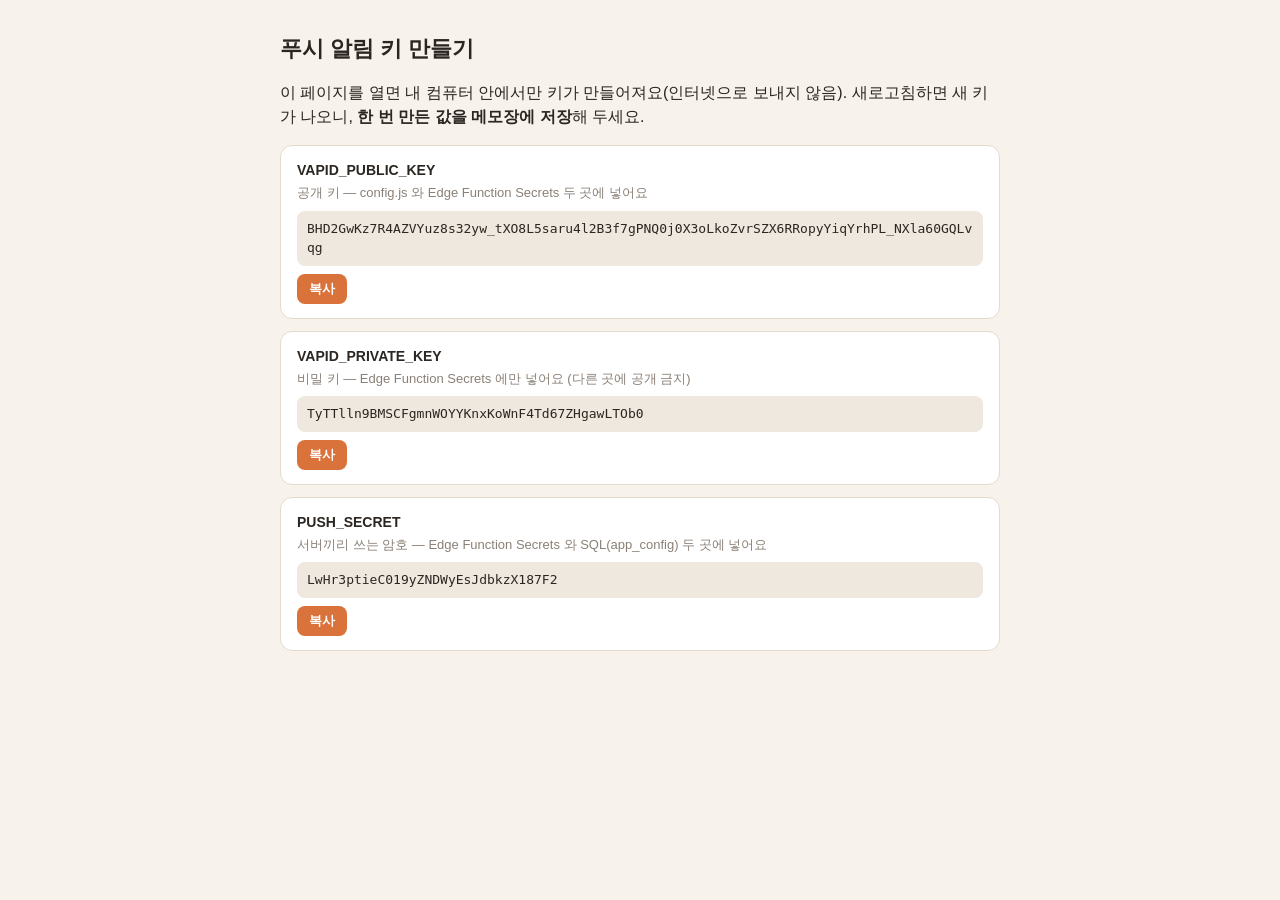
<file: tools/vapid-keys.html>
<!doctype html>
<html lang="ko">
<head>
<meta charset="utf-8">
<meta name="viewport" content="width=device-width, initial-scale=1">
<title>알림 키 만들기</title>
<style>
  body { font-family: -apple-system, "Apple SD Gothic Neo", "Malgun Gothic", sans-serif; max-width: 720px; margin: 32px auto; padding: 0 16px; color: #2B2622; background: #F7F2EB; line-height: 1.5; }
  h1 { font-size: 22px; }
  .box { background: #fff; border: 1px solid #E4DBCF; border-radius: 12px; padding: 14px 16px; margin: 12px 0; }
  .name { font-weight: 700; font-size: 14px; }
  .hint { color: #8A8077; font-size: 13px; margin: 2px 0 8px; }
  code { display: block; word-break: break-all; font-size: 13px; background: #EFE8DE; padding: 8px 10px; border-radius: 8px; }
  button { border: 0; border-radius: 8px; padding: 6px 12px; background: #D9733B; color: #fff; font-weight: 600; cursor: pointer; margin-top: 8px; }
  .warn { color: #C4402F; font-size: 14px; }
</style>
</head>
<body>
<h1>푸시 알림 키 만들기</h1>
<p>이 페이지를 열면 내 컴퓨터 안에서만 키가 만들어져요(인터넷으로 보내지 않음). 새로고침하면 새 키가 나오니, <b>한 번 만든 값을 메모장에 저장</b>해 두세요.</p>
<p class="warn" id="err" hidden></p>
<div id="out"></div>
<script>
const b64url = (buf) => btoa(String.fromCharCode(...new Uint8Array(buf))).replace(/\+/g, "-").replace(/\//g, "_").replace(/=+$/, "");

async function main() {
  if (!window.crypto?.subtle) throw new Error("이 브라우저에서는 키를 만들 수 없어요. Chrome이나 Edge로 열어 주세요.");
  const kp = await crypto.subtle.generateKey({ name: "ECDSA", namedCurve: "P-256" }, true, ["sign", "verify"]);
  const pub = b64url(await crypto.subtle.exportKey("raw", kp.publicKey));
  const priv = (await crypto.subtle.exportKey("jwk", kp.privateKey)).d;
  const secret = b64url(crypto.getRandomValues(new Uint8Array(24)));

  const rows = [
    ["VAPID_PUBLIC_KEY", "공개 키 — config.js 와 Edge Function Secrets 두 곳에 넣어요", pub],
    ["VAPID_PRIVATE_KEY", "비밀 키 — Edge Function Secrets 에만 넣어요 (다른 곳에 공개 금지)", priv],
    ["PUSH_SECRET", "서버끼리 쓰는 암호 — Edge Function Secrets 와 SQL(app_config) 두 곳에 넣어요", secret],
  ];
  const out = document.getElementById("out");
  for (const [name, hint, value] of rows) {
    const box = document.createElement("div");
    box.className = "box";
    box.innerHTML = `<div class="name">${name}</div><div class="hint">${hint}</div>`;
    const code = document.createElement("code");
    code.textContent = value;
    const btn = document.createElement("button");
    btn.textContent = "복사";
    btn.onclick = async () => { await navigator.clipboard.writeText(value); btn.textContent = "복사됨 ✓"; };
    box.append(code, btn);
    out.append(box);
  }
}
main().catch((e) => { const el = document.getElementById("err"); el.textContent = e.message; el.hidden = false; });
</script>
</body>
</html>
</file>
